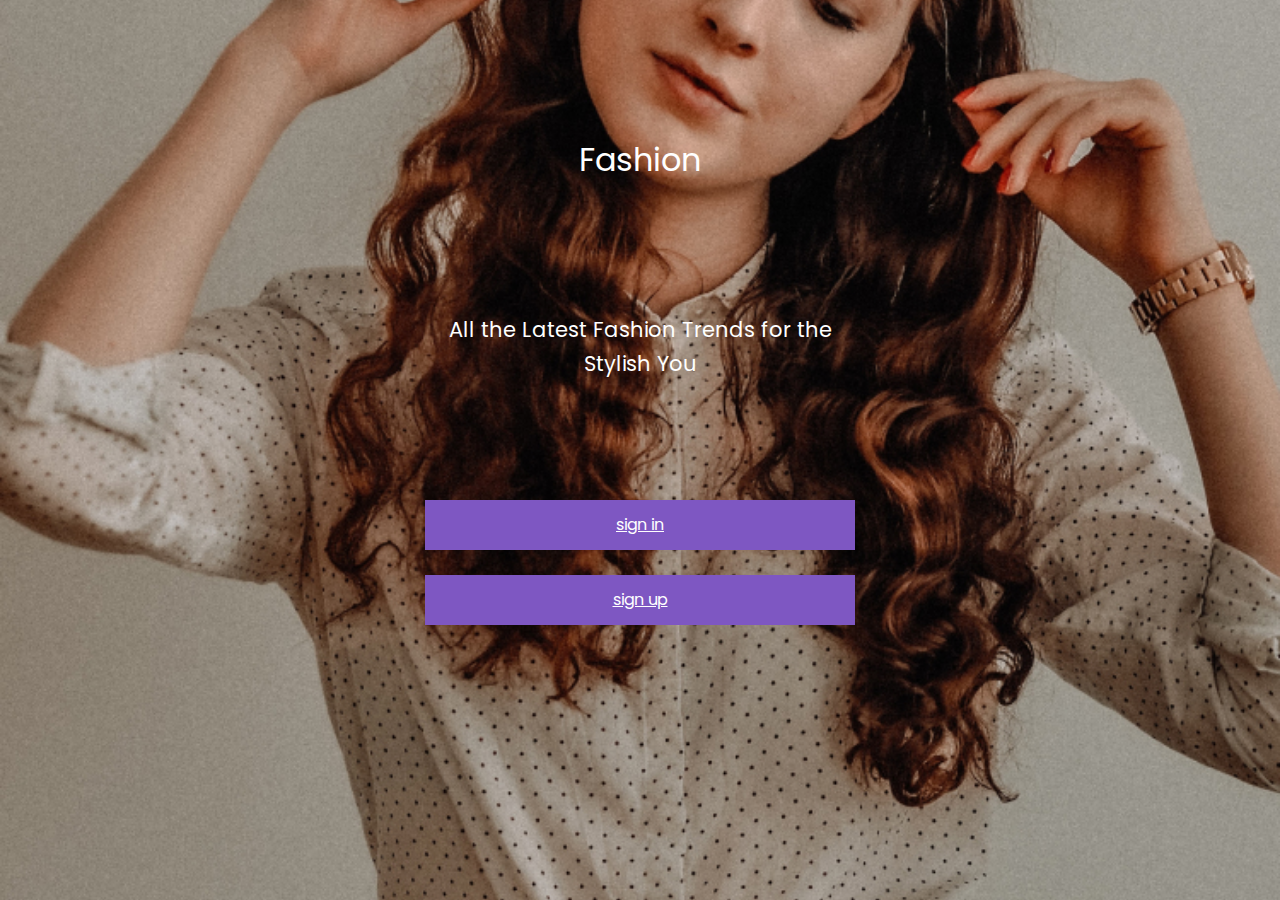
<file: index.html>
<!DOCTYPE html>
<html lang="ko">
  <head>
    <meta charset="UTF-8" />
    <meta http-equiv="X-UA-Compatible" content="IE=edge" />
    <meta name="viewport" content="width=device-width, initial-scale=1.0" />
    <title>Welcome - Fashion App</title>
    <link rel="stylesheet" href="css/default.css" />
  </head>
  <body class="welcome">
    <div class="container">
      <h1 class="main-tt text-center">Fashion</h1>
      <p>All the Latest Fashion Trends for the Stylish You</p>
      <p class="sign_links">
        <a href="sign_in.html" class="btn">sign in</a>
        <a href="sign_up.html" class="btn">sign up</a>
      </p>
    </div>
  </body>
</html>
</file>
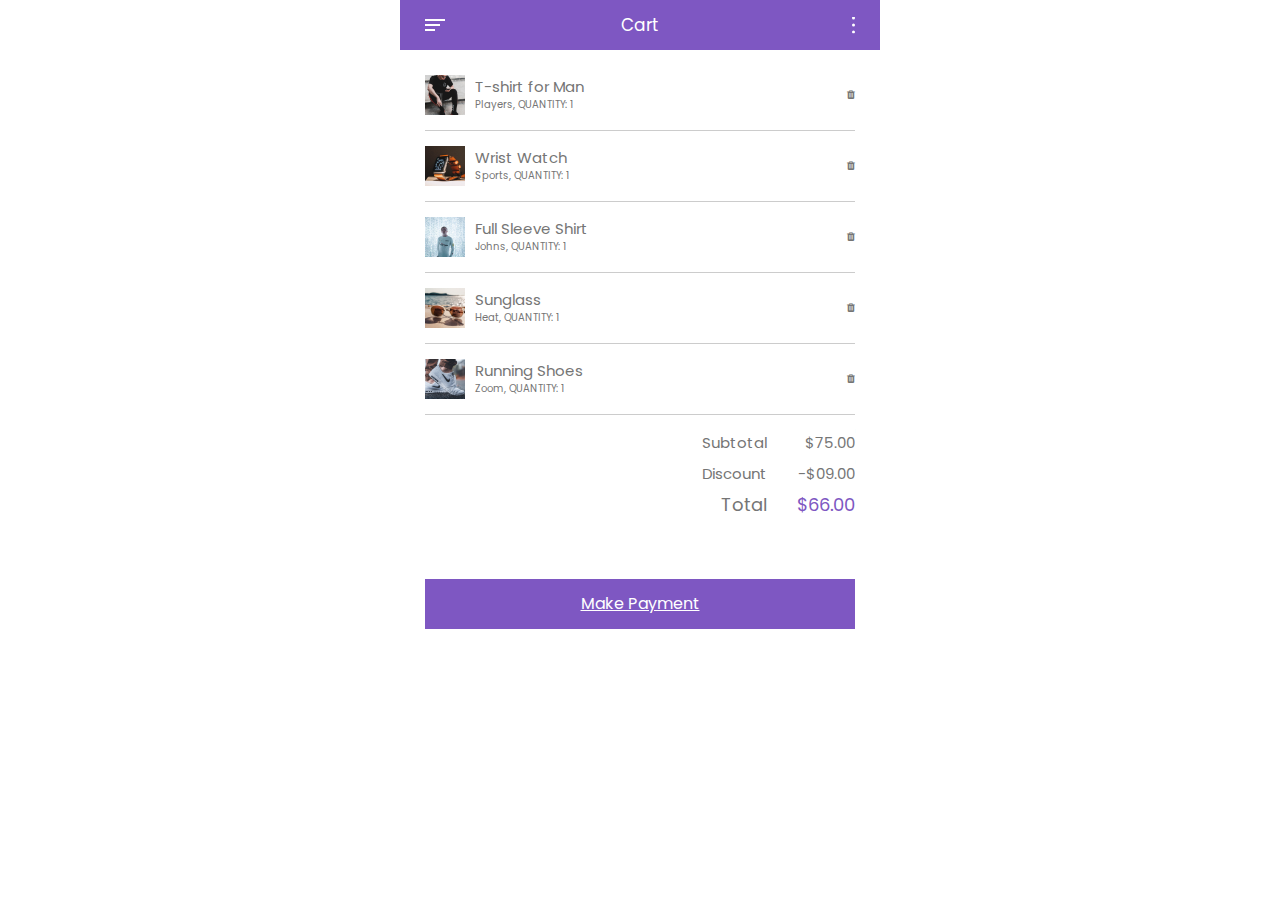
<file: cart.html>
<!DOCTYPE html>
<html lang="ko">
  <head>
    <meta charset="UTF-8" />
    <meta http-equiv="X-UA-Compatible" content="IE=edge" />
    <meta name="viewport" content="width=device-width, initial-scale=1.0" />
    <title>cart - Fashion App</title>
    <link rel="stylesheet" href="css/default.css" />
    <link
      rel="stylesheet"
      href="https://cdn.jsdelivr.net/npm/swiper@8/swiper-bundle.min.css"
    />
    <script
      src="https://code.jquery.com/jquery-3.6.0.min.js"
      integrity="sha256-/xUj+3OJU5yExlq6GSYGSHk7tPXikynS7ogEvDej/m4="
      crossorigin="anonymous"
    ></script>
    <script src="https://cdn.jsdelivr.net/npm/swiper@8/swiper-bundle.min.js"></script>
    <script src="js/main.js"></script>
  </head>
  <body>
    <header>
      <img src="img/Menu Icon.svg" alt="menu_icon" class="menu_icon_left" />
      <h1>Cart</h1>
      <a href="index.html">
        <img
          src="img/Menu Toggle Icon.svg"
          alt="menu_icon_right"
          class="menu_icon_right"
        />
      </a>
    </header>
    <main>
      <ul class="cart_list">
        <li>
          <img src="img/cart item pic.jpg" alt="cart1" />
          <div class="cart_list_info">
            <h3>T-shirt for Man</h3>
            <p>Players, QUANTITY: 1</p>
          </div>
          <span class="del_icon">
            <i class="fa fa-trash" aria-hidden="true"></i>
          </span>
        </li>
        <li>
          <img src="img/cart item pic1.jpg" alt="cart2" />
          <div class="cart_list_info">
            <h3>Wrist Watch</h3>
            <p>Sports, QUANTITY: 1</p>
          </div>
          <span class="del_icon">
            <i class="fa fa-trash" aria-hidden="true"></i>
          </span>
        </li>
        <li>
          <img src="img/cart item pic2.jpg" alt="cart3" />
          <div class="cart_list_info">
            <h3>Full Sleeve Shirt</h3>
            <p>Johns, QUANTITY: 1</p>
          </div>
          <span class="del_icon">
            <i class="fa fa-trash" aria-hidden="true"></i>
          </span>
        </li>
        <li>
          <img src="img/cart item pic3.jpg" alt="cart4" />
          <div class="cart_list_info">
            <h3>Sunglass</h3>
            <p>Heat, QUANTITY: 1</p>
          </div>
          <span class="del_icon">
            <i class="fa fa-trash" aria-hidden="true"></i>
          </span>
        </li>
        <li>
          <img src="img/cart item pic4.jpg" alt="cart5" />
          <div class="cart_list_info">
            <h3>Running Shoes</h3>
            <p>Zoom, QUANTITY: 1</p>
          </div>
          <span class="del_icon">
            <i class="fa fa-trash" aria-hidden="true"></i>
          </span>
        </li>
      </ul>
      <ul class="cart_price">
        <li>
          <h5>Subtotal</h5>
          <p>$75.00</p>
        </li>
        <li>
          <h5>Discount</h5>
          <p>-$09.00</p>
        </li>
        <li>
          <h5>Total</h5>
          <p>$66.00</p>
        </li>
      </ul>
      <p class="payment">
        <a href="" class="btn">Make Payment</a>
      </p>
    </main>
    <aside>
      <div class="user_profile">
        <img src="img/navigation_bg.jpg" alt="son" />
        <h2>Eleanor Olson</h2>
      </div>
      <ul class="aside_menu">
        <li><a href="shop.html">shop</a></li>
        <li><a href="categories.html">Shop Categories</a></li>
        <li><a href="detail.html">Product details</a></li>
        <li><a href="">Orders</a></li>
        <li><a href="">Notifications</a></li>
        <li><a href="">Wallet</a></li>
        <li><a href="">Sign Out</a></li>
      </ul>
      <div class="close">
        <i class="fa fa-times" aria-hidden="true"></i>
      </div>
    </aside>
  </body>
</html>
</file>
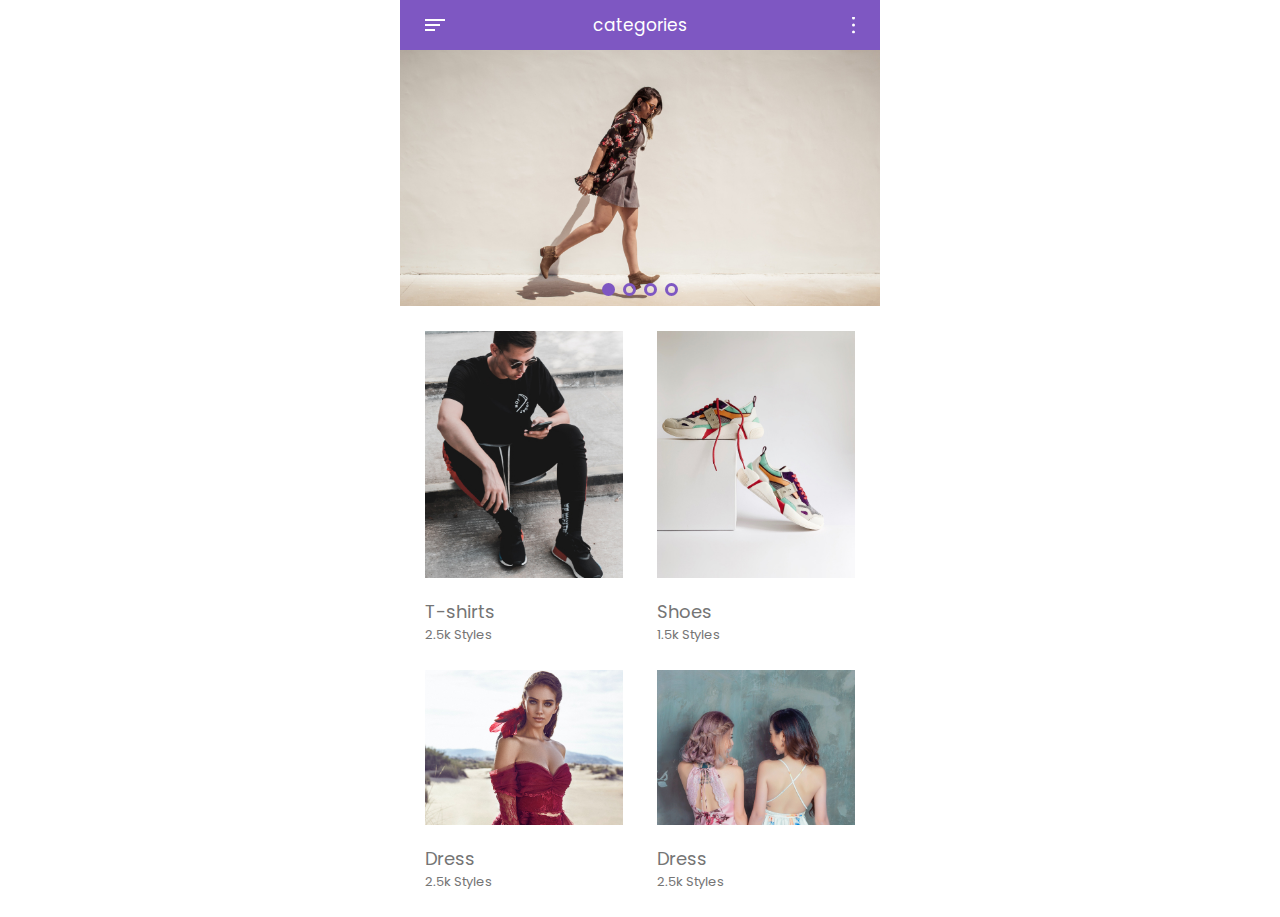
<file: categories.html>
<!DOCTYPE html>
<html lang="ko">
  <head>
    <meta charset="UTF-8" />
    <meta http-equiv="X-UA-Compatible" content="IE=edge" />
    <meta name="viewport" content="width=device-width, initial-scale=1.0" />
    <title>category - Fashion App</title>
    <link rel="stylesheet" href="css/default.css" />
    <link
      rel="stylesheet"
      href="https://cdn.jsdelivr.net/npm/swiper@8/swiper-bundle.min.css"
    />
    <script
      src="https://code.jquery.com/jquery-3.6.0.min.js"
      integrity="sha256-/xUj+3OJU5yExlq6GSYGSHk7tPXikynS7ogEvDej/m4="
      crossorigin="anonymous"
    ></script>
    <script src="https://cdn.jsdelivr.net/npm/swiper@8/swiper-bundle.min.js"></script>
    <script src="js/main.js"></script>
  </head>
  <body>
    <header>
      <img src="img/Menu Icon.svg" alt="menu_icon" class="menu_icon_left" />
      <h1>categories</h1>
      <a href="index.html">
        <img
          src="img/Menu Toggle Icon.svg"
          alt="menu_icon_right"
          class="menu_icon_right"
        />
      </a>
    </header>
    <div class="category_slider_wrap swiper">
      <div class="category_slide swiper-wrapper">
        <img src="img/Slideshow 01.jpg" alt="slide1" class="swiper-slide" />
        <img src="img/Slideshow 02.jpg" alt="slide2" class="swiper-slide" />
        <img src="img/Slideshow 03.jpg" alt="slide3" class="swiper-slide" />
        <img src="img/Slideshow 04.jpg" alt="slide4" class="swiper-slide" />
      </div>
      <p class="pager">
        <!-- <span>1</span>
        <span class="active">2</span>
        <span>3</span>
        <span>4</span> -->
      </p>
    </div>
    <ul class="category_list container">
      <li>
        <img src="img/category_product_01.jpg" alt="T-shirts" />
        <h3>T-shirts</h3>
        <h4>2.5k Styles</h4>
      </li>
      <li>
        <img src="img/category_product_02.jpg" alt="Shoes" />
        <h3>Shoes</h3>
        <h4>1.5k Styles</h4>
      </li>
      <li>
        <img src="img/category_product_03.jpg" alt="Dress" />
        <h3>Dress</h3>
        <h4>2.5k Styles</h4>
      </li>
      <li>
        <img src="img/category_product_04.jpg" alt="Dress" />
        <h3>Dress</h3>
        <h4>2.5k Styles</h4>
      </li>
    </ul>
    <aside>
      <div class="user_profile">
        <img src="img/navigation_bg.jpg" alt="son" />
        <h2>Eleanor Olson</h2>
      </div>
      <ul class="aside_menu">
        <li><a href="shop.html">Shop</a></li>
        <li><a href="detail.html">Product details</a></li>
        <li><a href="cart.html">cart</a></li>
        <li><a href="">Orders</a></li>
        <li><a href="">Notifications</a></li>
        <li><a href="">Wallet</a></li>
        <li><a href="">Sign Out</a></li>
      </ul>
      <div class="close">
        <i class="fa fa-times" aria-hidden="true"></i>
      </div>
    </aside>
  </body>
</html>
</file>
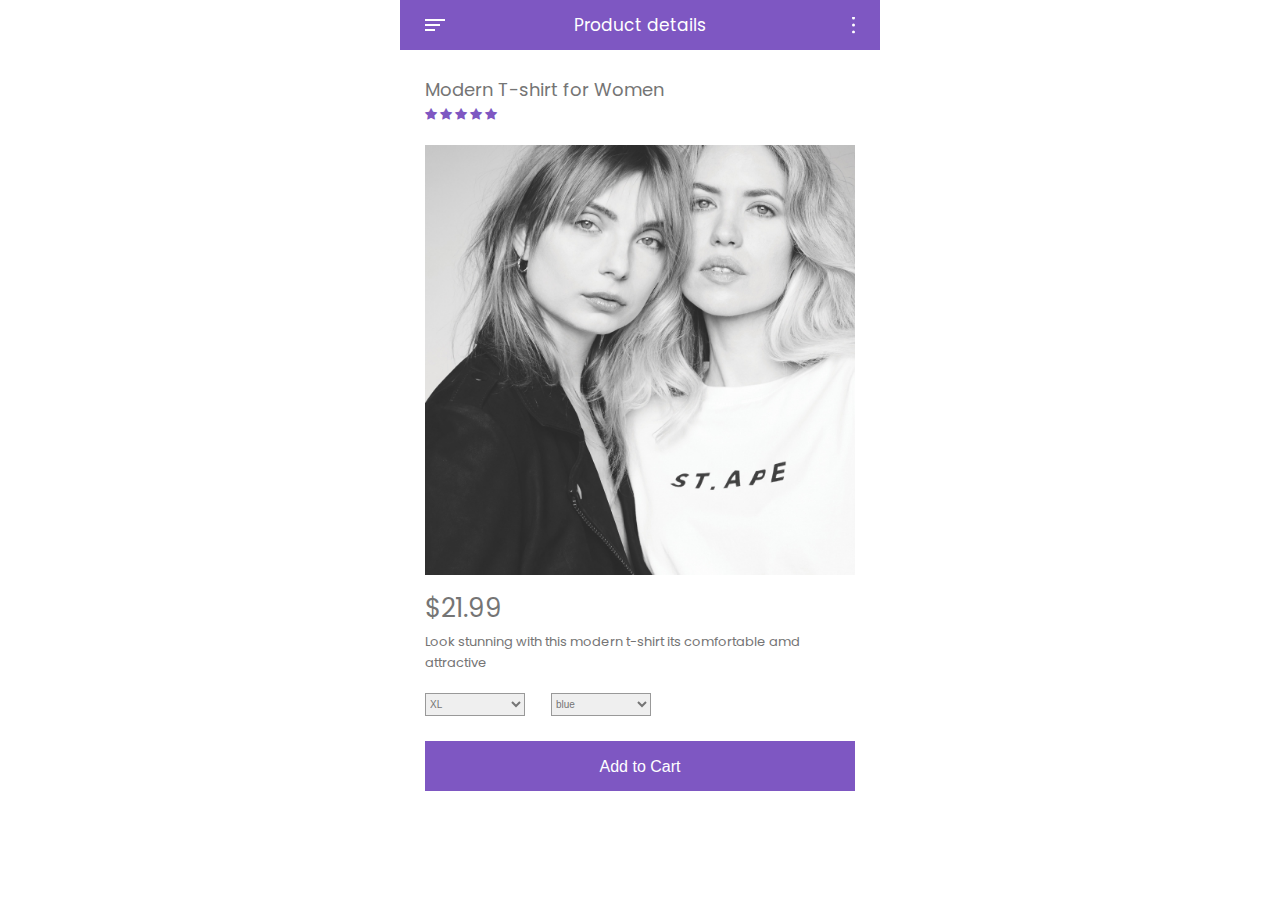
<file: detail.html>
<!DOCTYPE html>
<html lang="ko">
  <head>
    <meta charset="UTF-8" />
    <meta http-equiv="X-UA-Compatible" content="IE=edge" />
    <meta name="viewport" content="width=device-width, initial-scale=1.0" />
    <title>detail - Fashion App</title>
    <link rel="stylesheet" href="css/default.css" />
    <link
      rel="stylesheet"
      href="https://cdn.jsdelivr.net/npm/swiper@8/swiper-bundle.min.css"
    />
    <script
      src="https://code.jquery.com/jquery-3.6.0.min.js"
      integrity="sha256-/xUj+3OJU5yExlq6GSYGSHk7tPXikynS7ogEvDej/m4="
      crossorigin="anonymous"
    ></script>
    <script src="https://cdn.jsdelivr.net/npm/swiper@8/swiper-bundle.min.js"></script>
    <script src="js/main.js"></script>
  </head>
  <body>
    <header>
      <img src="img/Menu Icon.svg" alt="menu_icon" class="menu_icon_left" />
      <h1>Product details</h1>
      <a href="index.html">
        <img
          src="img/Menu Toggle Icon.svg"
          alt="menu_icon_right"
          class="menu_icon_right"
        />
      </a>
    </header>
    <main>
      <h2>Modern T-shirt for Women</h2>
      <div class="rate">
        <i class="fa fa-star" aria-hidden="true"></i>
        <i class="fa fa-star" aria-hidden="true"></i>
        <i class="fa fa-star" aria-hidden="true"></i>
        <i class="fa fa-star" aria-hidden="true"></i>
        <i class="fa fa-star" aria-hidden="true"></i>
      </div>
      <div class="details_pic_slide_wrapper">
        <div class="details_pic_slides swiper">
          <div class="slide swiper-wrapper">
            <img
              src="img/Detail cut1.jpg"
              alt="Detail cut1"
              class="swiper-slide"
            />
            <img
              src="img/Detail cut2.jpg"
              alt="Detail cut2"
              class="swiper-slide"
            />
          </div>
          <p class="pager">
            <!-- <span>1</span>
            <span class="active">2</span> -->
          </p>
        </div>
      </div>
      <div class="details_info">
        <h3>$21.99</h3>
        <p>
          Look stunning with this modern t-shirt its comfortable amd attractive
        </p>
        <form action="" method="post">
          <label for="size">Size</label>
          <select name="size" id="size">
            <option value="XL">XL</option>
            <option value="L">L</option>
            <option value="M">M</option>
            <option value="S">S</option>
            <option value="XS">XS</option>
          </select>
          <label for="color">Color</label>
          <select name="color" id="color">
            <option value="blue">blue</option>
            <option value="red">red</option>
            <option value="silver">silver</option>
          </select>
          <input type="submit" value="Add to Cart" class="btn" />
        </form>
      </div>
    </main>
    <aside>
      <div class="user_profile">
        <img src="img/navigation_bg.jpg" alt="son" />
        <h2>Eleanor Olson</h2>
      </div>
      <ul class="aside_menu">
        <li><a href="shop.html">Shop</a></li>
        <li><a href="categories.html">Shop Categories</a></li>
        <li><a href="cart.html">cart</a></li>
        <li><a href="">Orders</a></li>
        <li><a href="">Notifications</a></li>
        <li><a href="">Wallet</a></li>
        <li><a href="">Sign Out</a></li>
      </ul>
      <div class="close">
        <i class="fa fa-times" aria-hidden="true"></i>
      </div>
    </aside>
  </body>
</html>
</file>
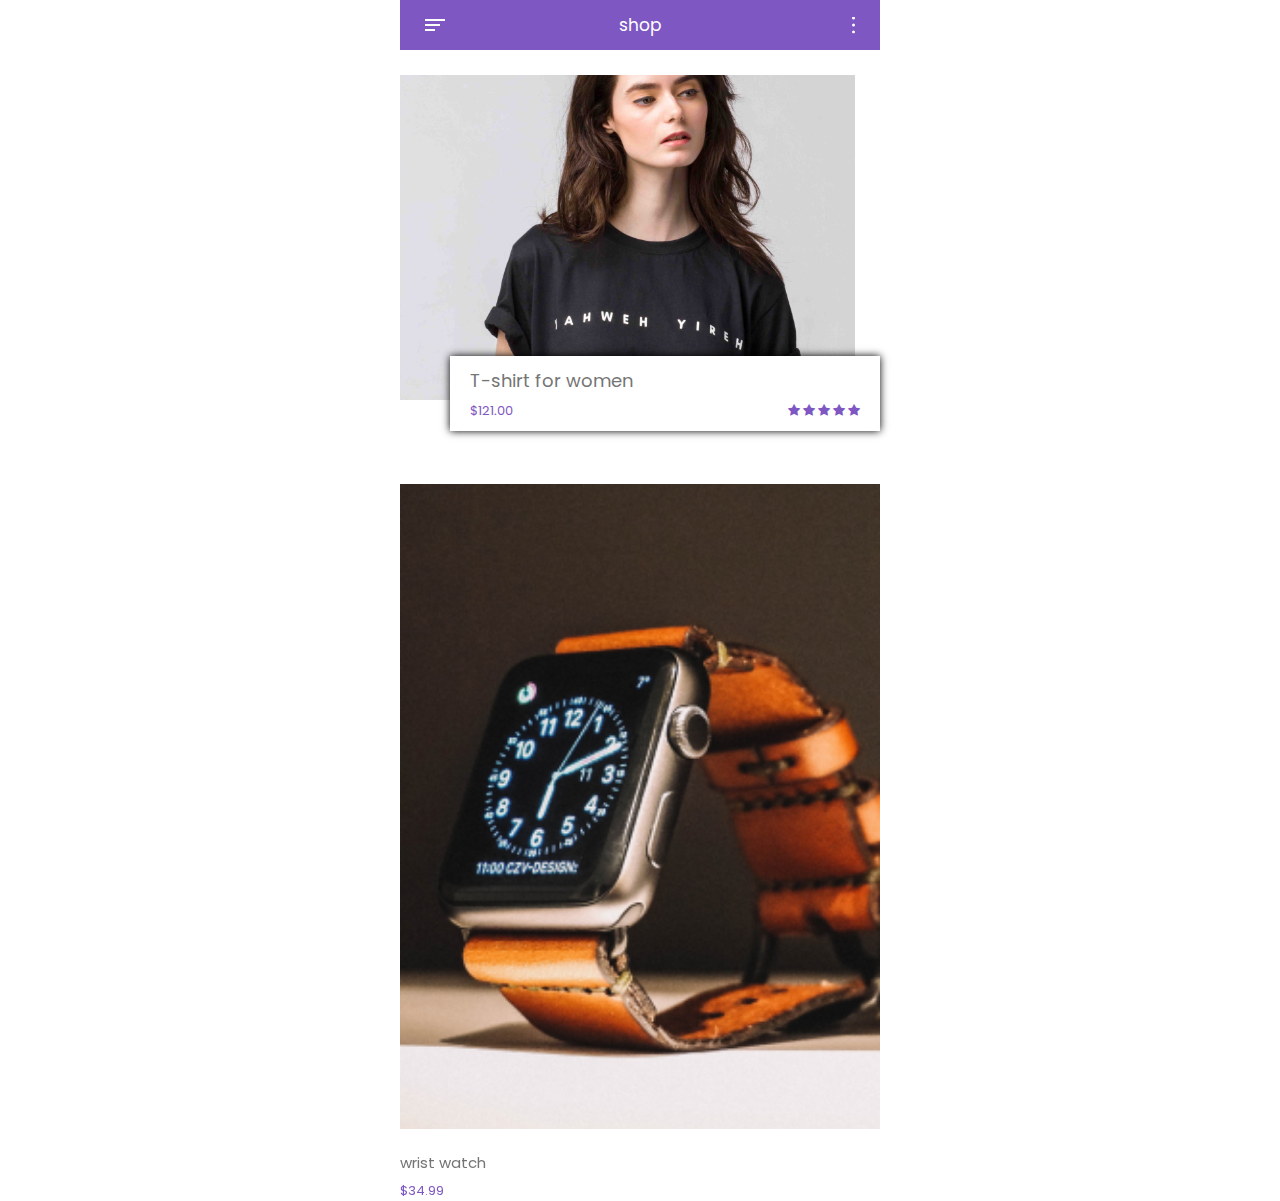
<file: shop.html>
<!DOCTYPE html>
<html lang="ko">
  <head>
    <meta charset="UTF-8" />
    <meta http-equiv="X-UA-Compatible" content="IE=edge" />
    <meta name="viewport" content="width=device-width, initial-scale=1.0" />
    <title>shop - Fashion App</title>
    <link rel="stylesheet" href="css/default.css" />
    <link
      rel="stylesheet"
      href="https://cdn.jsdelivr.net/npm/swiper@8/swiper-bundle.min.css"
    />
    <script
      src="https://code.jquery.com/jquery-3.6.0.min.js"
      integrity="sha256-/xUj+3OJU5yExlq6GSYGSHk7tPXikynS7ogEvDej/m4="
      crossorigin="anonymous"
    ></script>
    <script src="https://cdn.jsdelivr.net/npm/swiper@8/swiper-bundle.min.js"></script>
    <script src="js/main.js"></script>
  </head>
  <body>
    <header>
      <img src="img/Menu Icon.svg" alt="menu_icon" class="menu_icon_left" />
      <h1>shop</h1>
      <a href="index.html">
        <img
          src="img/Menu Toggle Icon.svg"
          alt="menu_icon_right"
          class="menu_icon_right"
        />
      </a>
    </header>
    <div class="top_product">
      <img
        src="img/Top product img.jpg"
        alt="top_product"
        class="top_product_img"
      />
      <div class="info">
        <h2>T-shirt for women</h2>
        <div class="desc">
          <span class="price">$121.00</span>
          <div class="rate">
            <i class="fa fa-star" aria-hidden="true"></i>
            <i class="fa fa-star" aria-hidden="true"></i>
            <i class="fa fa-star" aria-hidden="true"></i>
            <i class="fa fa-star" aria-hidden="true"></i>
            <i class="fa fa-star" aria-hidden="true"></i>
          </div>
        </div>
      </div>
    </div>
    <div class="shop_products swiper">
      <ul class="product_list swiper-wrapper">
        <li class="swiper-slide">
          <img src="img/shop_list_01.jpg" alt="wrist watch" />
          <h3>wrist watch</h3>
          <h4>$34.99</h4>
        </li>
        <li class="swiper-slide">
          <img src="img/shop_list_02.jpg" alt="running shoes" />
          <h3>running shoes</h3>
          <h4>$34.99</h4>
        </li>
        <li class="swiper-slide">
          <img src="img/shop_list_03.jpg" alt="women shirts" />
          <h3>women shirts</h3>
          <h4>$34.99</h4>
        </li>
      </ul>
    </div>
    <aside>
      <div class="user_profile">
        <img src="img/navigation_bg.jpg" alt="son" />
        <h2>Eleanor Olson</h2>
      </div>
      <ul class="aside_menu">
        <li><a href="categories.html">Shop Categories</a></li>
        <li><a href="detail.html">Product details</a></li>
        <li><a href="cart.html">cart</a></li>
        <li><a href="">Orders</a></li>
        <li><a href="">Notifications</a></li>
        <li><a href="">Wallet</a></li>
        <li><a href="">Sign Out</a></li>
      </ul>
      <div class="close">
        <i class="fa fa-times" aria-hidden="true"></i>
      </div>
    </aside>
  </body>
</html>
</file>
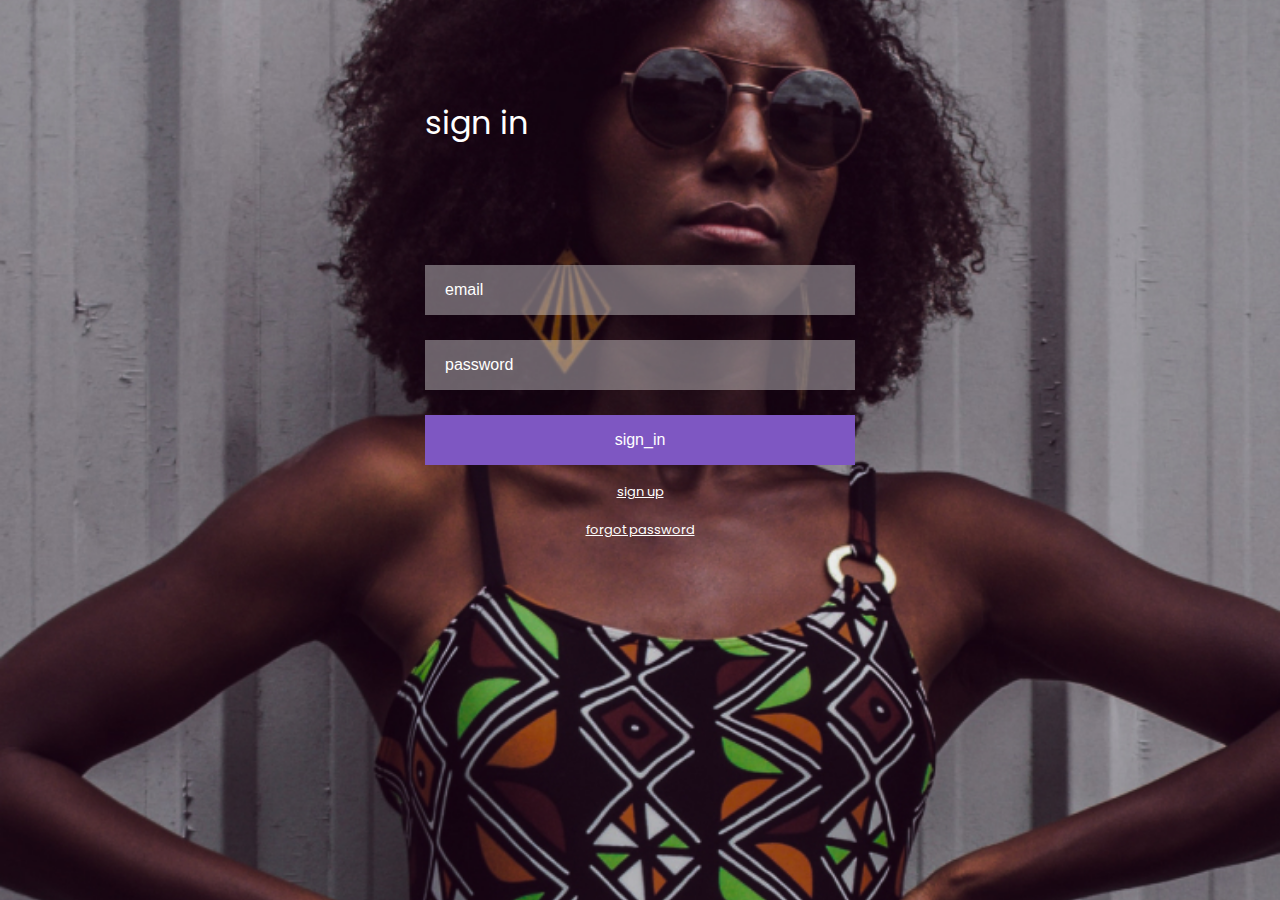
<file: sign_in.html>
<!DOCTYPE html>
<html lang="ko">
  <head>
    <meta charset="UTF-8" />
    <meta http-equiv="X-UA-Compatible" content="IE=edge" />
    <meta name="viewport" content="width=device-width, initial-scale=1.0" />
    <title>sign in - Fashion App</title>
    <link rel="stylesheet" href="css/default.css" />
  </head>
  <body class="sign_in">
    <div class="container">
      <h1 class="main-tt text-left">sign in</h1>
      <form action="shop.html">
        <p>
          <label for="user_email">email</label>
          <input type="email" id="user_email" placeholder="email" />
        </p>
        <p>
          <label for="user_pw">password</label>
          <input type="password" id="user_pw" placeholder="password" />
        </p>
        <p>
          <input type="submit" value="sign_in" class="btn" />
        </p>
      </form>
      <p class="signin_links">
        <a href="sign_up.html">sign up</a>
        <a href="sign_up.html">forgot password</a>
      </p>
    </div>
  </body>
</html>
</file>
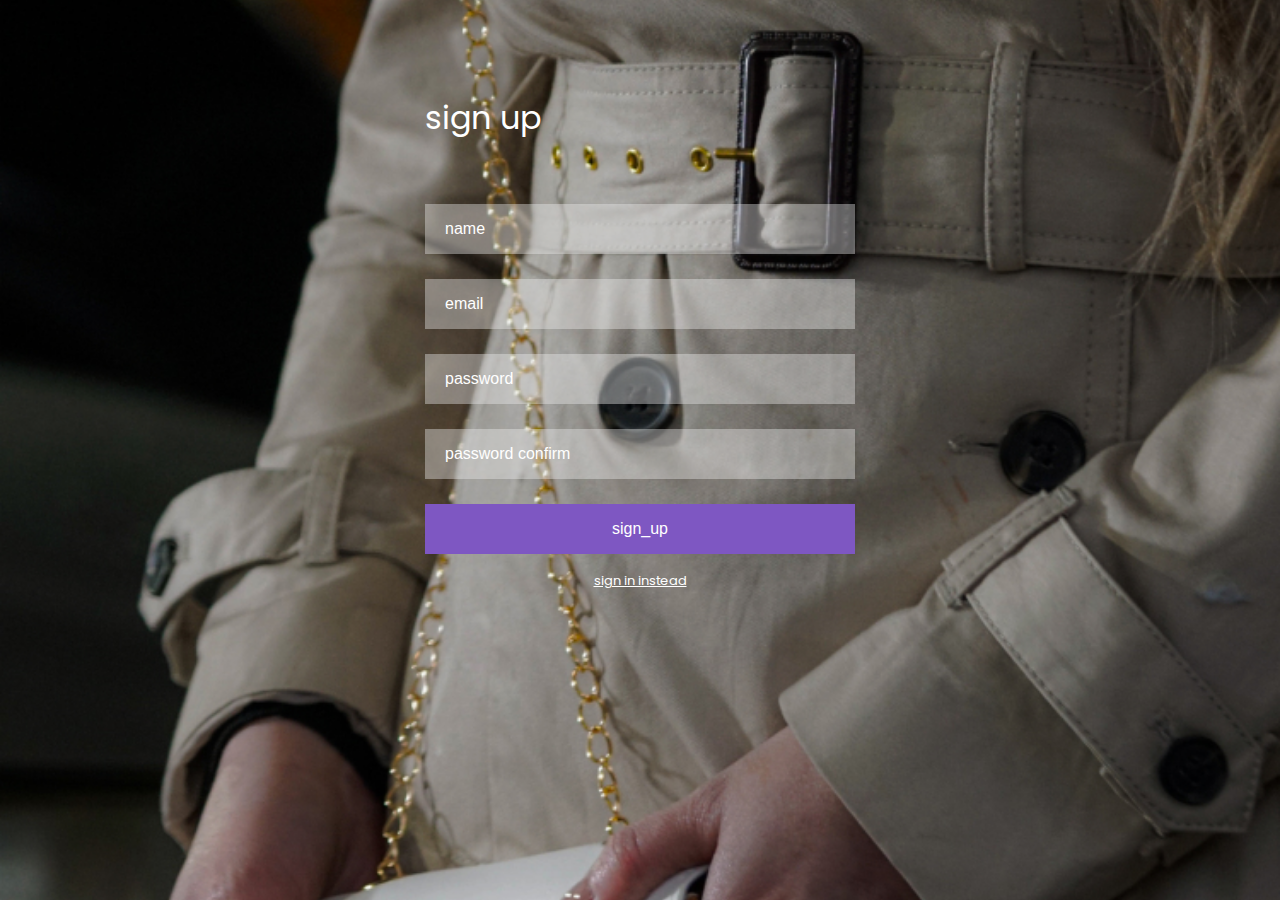
<file: sign_up.html>
<!DOCTYPE html>
<html lang="ko">
  <head>
    <meta charset="UTF-8" />
    <meta http-equiv="X-UA-Compatible" content="IE=edge" />
    <meta name="viewport" content="width=device-width, initial-scale=1.0" />
    <title>sign up - Fashion App</title>
    <link rel="stylesheet" href="css/default.css" />
  </head>
  <body class="sign_up">
    <div class="container">
      <h1 class="main-tt text-left">sign up</h1>
      <form action="sign_in.html">
        <p>
          <label for="user_name"></label>
          <input type="name" id="user_name" placeholder="name" />
        </p>
        <p>
          <label for="user_email"></label>
          <input type="email" id="user_email" placeholder="email" />
        </p>
        <p>
          <label for="user_pw"></label>
          <input type="password" id="user_pw" placeholder="password" />
        </p>
        <p>
          <label for="user_pwcf"></label>
          <input
            type="password"
            id="user_pwcf"
            placeholder="password confirm"
          />
        </p>
        <p>
          <input type="submit" value="sign_up" class="btn" />
        </p>
      </form>
      <p class="signin_links">
        <a href="sign_in.html">sign in instead</a>
      </p>
    </div>
  </body>
</html>
</file>
<file: css/default.css>
@import url("reset.css");
@import url("common.css");
@import url("https://stackpath.bootstrapcdn.com/font-awesome/4.7.0/css/font-awesome.min.css");

.welcome {
  height: 100vh;
  background: url(../img/01_Welcome.jpg) no-repeat center center/cover;
  padding-top: 134px;
  box-sizing: border-box;
}

.welcome h1 {
  text-align: center;
  color: white;
}

.welcome h1 + p {
  margin-top: 127px;
  margin-bottom: 119px;
  text-align: center;
  color: white;
  font-size: 21px;
  line-height: 34px;
}

.sign_links a:first-child {
  margin-bottom: 25px;
}

/* sign in */
.sign_in {
  height: 100vh;
  background: url(../img/02_Sign_in.jpg) no-repeat center center/cover;
  padding-top: 97px;
  box-sizing: border-box;
}
[class^="sign"] .main-tt {
  color: white;
}
.sign_in form {
  margin-top: 116px;
}

.sign_in form label {
  display: none;
}

.btn {
  width: 100%;
  height: 50px;
  line-height: 50px;
  display: block;
  text-align: center;
  background: #7e57c2 !important;
  font-size: 16px;
  border: none;
}

[class^="sign"] form input {
  width: 100%;
  height: 50px;
  line-height: 50px;
  border: none;
  background: rgba(238, 238, 238, 0.4);
  padding: 0 20px;
  box-sizing: border-box;
  color: white;
  font-size: 16px;
}
[class^="sign"] form input::placeholder {
  color: white;
}
[class^="sign"] form p:not(:last-child) {
  margin-bottom: 25px;
}

.signin_links {
  margin-top: 20px;
}

.signin_links a {
  display: block;
  text-align: center;
  color: white;
  font-size: 13px;
  line-height: 13px;
}

.signin_links a:first-child {
  margin-bottom: 25px;
}

.sign_up {
  height: 100vh;
  background: url(../img/03_Sign_up.jpg) no-repeat center center/cover;
  padding-top: 92px;
  box-sizing: border-box;
}

.sign_up form {
  margin-top: 60px;
}

header {
  background: #7e57c2;
  height: 50px;
  position: relative;
}
header > h1 {
  color: white;
  font-size: 17px;
  text-align: center;
  line-height: 50px;
}

header img {
  position: absolute;
  top: 50%;
  transform: translateY(-50%);
}

.category_slide img {
  width: 100%;
}

.menu_icon_left {
  left: 25px;
}

.menu_icon_right {
  right: 25px;
}

.category_slider_wrap {
  position: relative;
  overflow: hidden;
}

.category_slider_wrap .pager {
  position: absolute;
  left: 0;
  right: 0;
  bottom: 15px;
  text-align: center;
  z-index: 2;
}

.pager span {
  width: 13px;
  height: 13px;
  border: 3px solid #7e57c2;
  box-sizing: border-box;
  display: inline-block;
  border-radius: 50%;
  text-indent: -9999em;
  transition: 0.35s all;
  margin: 0 5px;
  background: none !important;
  opacity: 1;
}

.pager span .active {
  background: #7e57c2;
}

.pager span.swiper-pagination-bullet-active {
  background: #7e57c2 !important;
}
.pager {
  position: absolute;
  left: 0;
  right: 0;
  bottom: 15px;
  display: flex;
  justify-content: center;
}

.category_list {
  display: flex;
  flex-wrap: wrap;
  margin-top: 25px;
}

.category_list li {
  width: 46%;
  margin-right: 8%;
  margin-bottom: 25px;
}

.category_list li:nth-child(2n) {
  margin-right: 0;
}

.category_list li img {
  width: 100%;
}

.category_list li h3 {
  font-size: 18px;
  line-height: 25px;
  margin-top: 15px;
  color: #757575;
}

.category_list li h4 {
  font-size: 13px;
  line-height: 21px;
  color: #757575;
}

.cart_list li {
  display: flex;
  justify-content: space-between;
  padding-bottom: 15px;
  margin-bottom: 15px;
  border-bottom: 1px solid #cccccc;
  align-items: center;
}

.cart_list_info {
  flex: 1;
  margin-left: 10px;
}

.cart_list li img {
  width: 40px;
}

.cart_list_info h3 {
  font-size: 15px;
  line-height: 20px;
  color: #757575;
}

.cart_list_info p,
.del_icon {
  font-size: 10px;
  line-height: 16px;
  color: #757575;
}

.cart_price li {
  display: flex;
  justify-content: flex-end;
  font-size: 15px;
  line-height: 25px;
  color: #757575;
  margin-bottom: 6px;
}

.cart_price p {
  width: 88px;
  text-align: right;
}

.cart_price li:last-child {
  font-size: 18px;
  line-height: 25px;
  margin-bottom: 62px;
}

.cart_price li:last-child p {
  color: #7e57c2;
}

.top_product {
  position: relative;
  padding: 25px 25px 0 0;
}

.top_product img {
  width: 100%;
}

.top_product .info {
  position: absolute;
  bottom: -25px;
  left: 50px;
  right: 0;
  background: #ffffff;
  padding: 10px 20px;
  box-shadow: 0 0 8px rgba(0, 0, 0, 25);
}

.top_product .info .desc {
  display: flex;
  justify-content: space-between;
}

.top_product .info h2 {
  font-size: 18px;
  line-height: 29px;
  color: #757575;
  margin-bottom: 5px;
}

.top_product .info .price,
.rate {
  font-size: 13px;
  line-height: 21px;
  color: #7e57c2;
}

.product_list li {
  width: 125px;
}

.product_list li img {
  width: 100%;
}

.product_list li h3 {
  font-size: 15px;
  line-height: 25px;
  color: #757575;
  margin-top: 15px;
}

.product_list li h4 {
  font-size: 13px;
  line-height: 21px;
  color: #7e57c2;
  margin-top: 5px;
}

.top_product .info .rate {
  font-size: 13px;
  line-height: 21px;
  color: #7e57c2;
}

.shop_products {
  margin-top: 78px;
  padding-left: 25px;
}

.product_list li {
  width: 125px;
}

main h2 {
  font-size: 18px;
  line-height: 29px;
  color: #757575;
}
.details_pic_slide_wrapper {
  position: relative;
}

.details_pic_slides {
  margin-top: 20px;
  position: relative;
}

.details_pic_slides .slide {
  width: 275px;
}

.details_pic_slides .slide img {
  width: 100%;
}

.details_pic_slide_wrapper .pager {
  position: absolute;
  bottom: -27px;
  right: 0;
  display: flex;
}

.details_pic_slide_wrapper .pager span {
  width: 7px;
  height: 7px;
  border-width: 1px;
}

.details_pic_slide_wrapper .pager .active {
  background: #7e57c2;
}

.details_info {
  margin-top: 20px;
}

.details_info h3 {
  font-size: 26px;
  line-height: 26px;
  color: #757575;
}

.details_info p {
  margin-top: 10px;
  font-size: 13px;
  line-height: 21px;
  color: #757575;
}

.details_info form {
  margin-top: 20px;
}

.details_info form label {
  display: none;
}

.details_info form select {
  width: 100px;
  height: 23px;
  font-size: 10px;
  line-height: 23px;
  border: 1px solid #999999;
  color: #757575;
  margin-right: 23px;
}

.details_info form .btn {
  display: block;
  margin-top: 25px;
}

aside {
  position: fixed;
  left: -100%;
  top: 0;
  width: 100%;
  height: 100%;
  background: url(../img/navigation_user_pic.jpg) no-repeat center center/cover;
  z-index: 999;
}

aside .user_profile {
  width: 130px;
  margin: 40px auto 0;
  text-align: center;
}

aside .user_profile img {
  width: 60%;
}

aside .user_profile h2 {
  font-size: 18px;
  line-height: 30px;
  margin-top: 18px;
  color: white;
}

.aside_menu {
  margin-top: 44px;
}

.aside_menu li {
  text-align: center;
  font-size: 21px;
  line-height: 50px;
}

.aside_menu li a {
  color: white;
}

aside .close {
  position: absolute;
  right: 20px;
  top: 20px;
  font-size: 21px;
  color: white;
}
</file>
